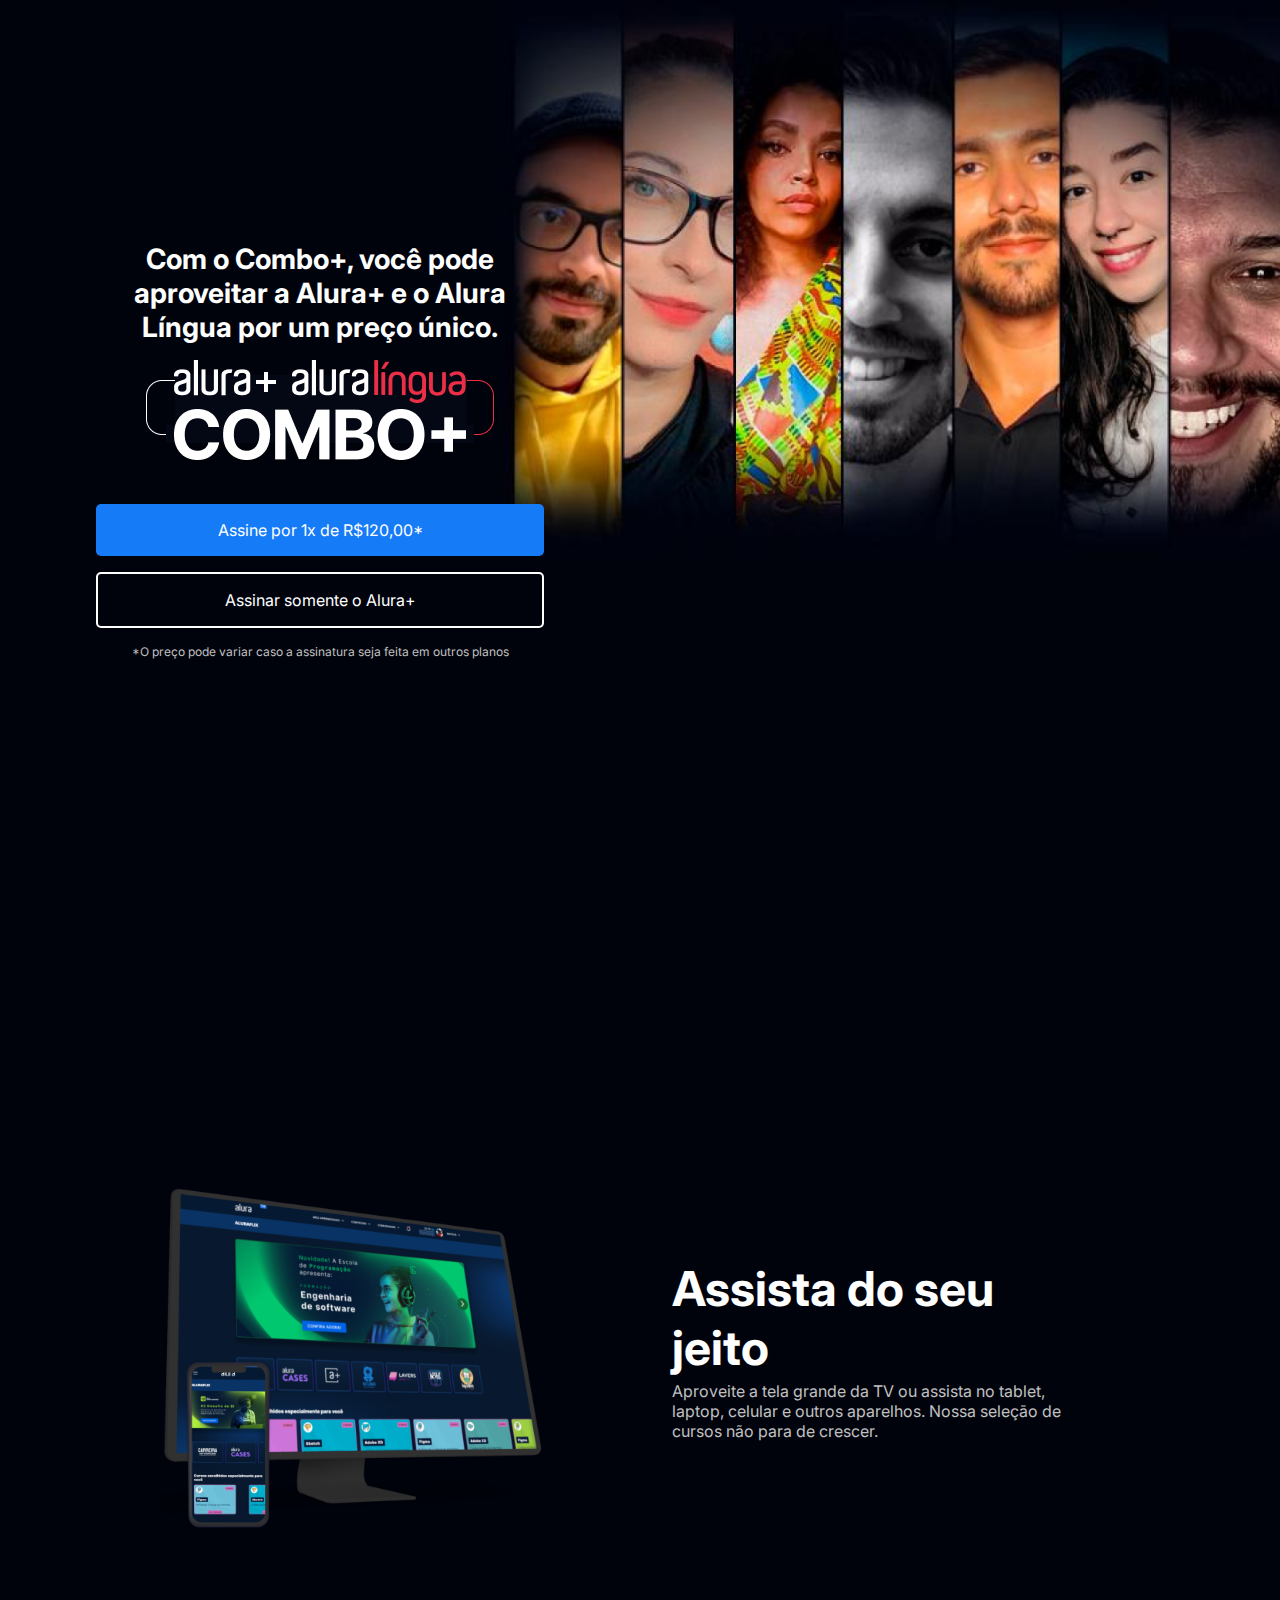
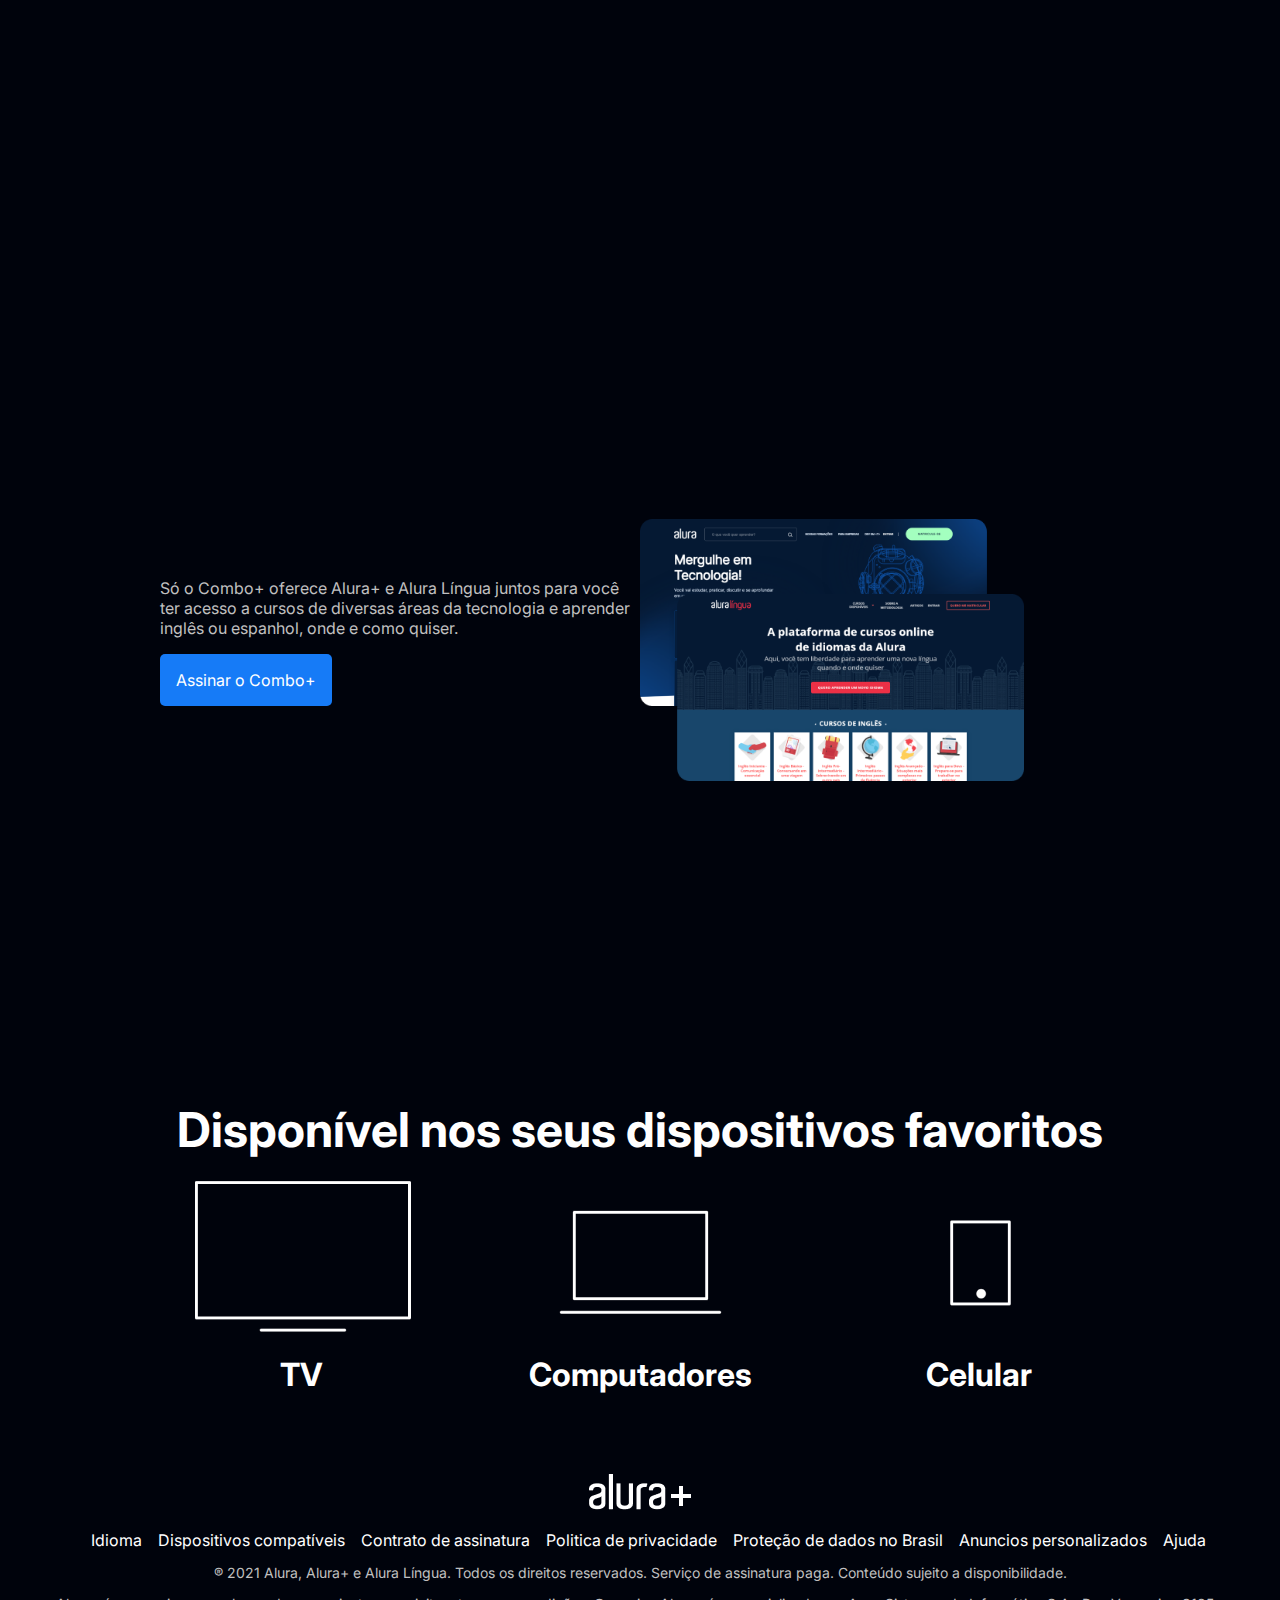
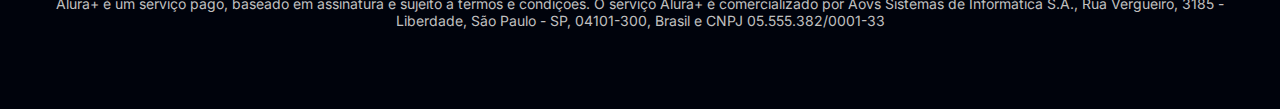
<file: Projetinho-Alura-Plus-main/index.html>
<!DOCTYPE html>
<html>

<head>
    <title>Alura Plus</title>
    <meta charset="UTF-8">
    <meta name="viewport" content="widht=device-widht, initial scale=1">
    <link rel="stylesheet" href="style.css">
    <link rel="preconnect" href="https://fonts.googleapis.com">
    <link rel="preconnect" href="https://fonts.gstatic.com" crossorigin>
    <link href="https://fonts.googleapis.com/css2?family=Inter:wght@100..900&display=swap" rel="stylesheet">
</head>

<body>
    <section class="container principal">
        <div class="container__caixa">
            <h1 class="container_titulo">Com o Combo+, você pode aproveitar a Alura+ e o Alura Língua por um preço único.</h1>
            <img src="img/Combo.png" alt="O combo+ é junção do alura+ e o alura língua" class="container__imagem">
            <a href="https://www.alura.com.br/" class="container__botao">Assine por 1x de R$120,00*</a>
            <a href="https://www.alura.com.br/" class="container__botao botao_secundario">Assinar somente o Alura+</a>
            <p class="container_aviso">*O preço pode variar caso a assinatura seja feita em outros planos</p>
        </div>
    </section>

    <section class="container secundario">
        <img src="img/Plataformas.png" alt="Um monitor e um celular com o alura plus aberto" class="secundario__imagem">
        <div class="container__descricao">
            <h2 class="descricao__titulo">Assista do seu jeito</h2>
            <p class="descricao__texto">Aproveite a tela grande da TV ou assista no tablet, laptop, celular e outros aparelhos. Nossa seleção de cursos não para de crescer.</p>
        </div>
    </section>

    <section class="container secundario">
        <div class="container__ descricao">
            <p class="descricao__texto">Só o Combo+ oferece Alura+ e Alura Língua juntos para você ter acesso a cursos de diversas áreas da tecnologia e aprender inglês ou espanhol, onde e como quiser.</p>
            <a href="https://www.alura.com.br/" class="container__botao secundario__botao">Assinar o Combo+</a>
        </div>
        <img src="img/Telas.png" alt="Tela da alura plus e alura lingua" class="secundario__imagem">
    </section>

    <section class="dispositivos">
        <h2 class="dispositivos__titulo">Disponível nos seus dispositivos favoritos</h2>
        <u1 class="dispositivos__lista">
            <li>
                <img src="img/tv.png" alt="icone de televisão">
                <h3 class="lista__item">TV</h3>
            </li>
            <li>
                <img src="img/computador.png" alt="icone de computador">
                <h3 class="lista__item">Computadores</h3>
            </li>
            <li>
                <img src="img/celular.png" alt="icone de celular">
                <h3 class="lista__item">Celular</h3>
            </li>
        </u1>
    </section>

    <footer class="rodape">
        <img src="img/Logo.png" alt="Alura+" class="rodape__logo">
        <u1 class="rodape__lista">
            <li class="lista__link">
                <a href="#">Idioma</a>
            </li>
            <li class="lista__link">
                <a href="#">Dispositivos compatíveis</a>
            </li>
            <li class="lista__link">
                <a href="#">Contrato de assinatura</a>
            </li>
            <li class="lista__link">
                <a href="#">Politica de privacidade</a>
            </li>
            <li class="lista__link">
                <a href="#">Proteção de dados no Brasil</a>
            </li>
            <li class="lista__link">
                <a href="#">Anuncios personalizados</a>
            </li>
            <li class="lista__link">
                <a href="#">Ajuda</a>
            </li>
        </u1>
        <p class="rodape__texto">® 2021 Alura, Alura+ e Alura Língua. Todos os direitos reservados. Serviço de assinatura paga. Conteúdo sujeito a disponibilidade.</p>
        <p class="rodape__texto">Alura+ é um serviço pago, baseado em assinatura e sujeito a termos e condições. O serviço Alura+ é comercializado por Aovs Sistemas de Informática S.A., Rua Vergueiro, 3185 - Liberdade, São Paulo - SP, 04101-300, Brasil e CNPJ 05.555.382/0001-33</p>
    </footer>
</body>

</html>
</file>
<file: Projetinho-Alura-Plus-main/style.css>
:root {
    --branco-principal: #FFFFFF;
    --cinza-secundario: #c0c0c0;
    --botao-azul: #167bf7;
    --cor-de-fundo: #00030c;
    --fonte-principal: 'Inter';
    --botao-azul-efeito: #3c92fa;

}

body {
    background-color: var(--cor-de-fundo);
    color: var(--branco-principal);
    font-family: var(--fonte-principal);
    font-size: 16px;
    font-weight: 400;
}

* {
    margin: 0;
    padding: 0;
}

.principal {
    background-image: url("img/Background.png");
    background-repeat: no-repeat;
    background-size: contain;
    align-items: center;
    text-align: center;
}

.container {
    height: 100vh;
    display: grid;
    grid-template-columns: 50% 50%;
}

.container__botao {
    background-color: var(--botao-azul);
    border-radius: 5px;
    padding: 1em;
    color: var(--branco-principal);
    display: block;
    text-decoration: none;
    margin-bottom: 1em;
}

.botao_secundario {
    background: transparent;
    border: 2px solid var(--branco-principal);
}

.container_aviso {
    font-size: 12px;
    color: var(--cinza-secundario);
}

.container_titulo {
    font-size: 28px;
    font-weight: 700;
}

.container__imagem {
    margin: 1em 0 2em 0;
}

.container__caixa {
    margin: 0 6em;
}

.secundario__imagem {
    width: 80%;
}

.secundario {
    align-items: center;
    margin: 0 10em;
}

.descricao__titulo {
    font-weight: 700;
    font-size: 48px;
    color: var(--branco-principal);
    margin-bottom: 0.1em;
}

.descricao__texto {
    color: var(--cinza-secundario);
}

.secundario__botao {
    display: inline-block;
    margin-top: 1em;
}

.container__descricao {
    padding: 2em;
}

.dispositivos__lista {
    display: flex;
    justify-content: center;
    list-style-type: none;
}
    

.dispositivos {
    text-align: center;
}

.dispositivos__titulo {
    font-size: 48px;
    color: var(--branco-principal);
}

.lista__item {
    font-size: 32px;
    color: var(--branco-principal);
}

.rodape__lista {
    display: flex;
    justify-content: center;
    list-style-type: none;
    margin-top: 1em;
}

.lista__link a{
    text-decoration: none;
    color: var(--branco-principal);
    margin-left: 1em;
}

.rodape__texto {
    margin: 1em 0;
    color: var(--cinza-secundario);
    font-size: 14px;
}

.rodape {
    text-align: center;
    margin: 5em 3em;
}

.lista__link a:hover {
    color: var(--botao-azul)
}

.lista__link a:active {
    color: purple;
}

.container__botao:hover {
    background-color: var(--botao-azul-efeito);
    color: var(--cor-de-fundo);

}
</file>
